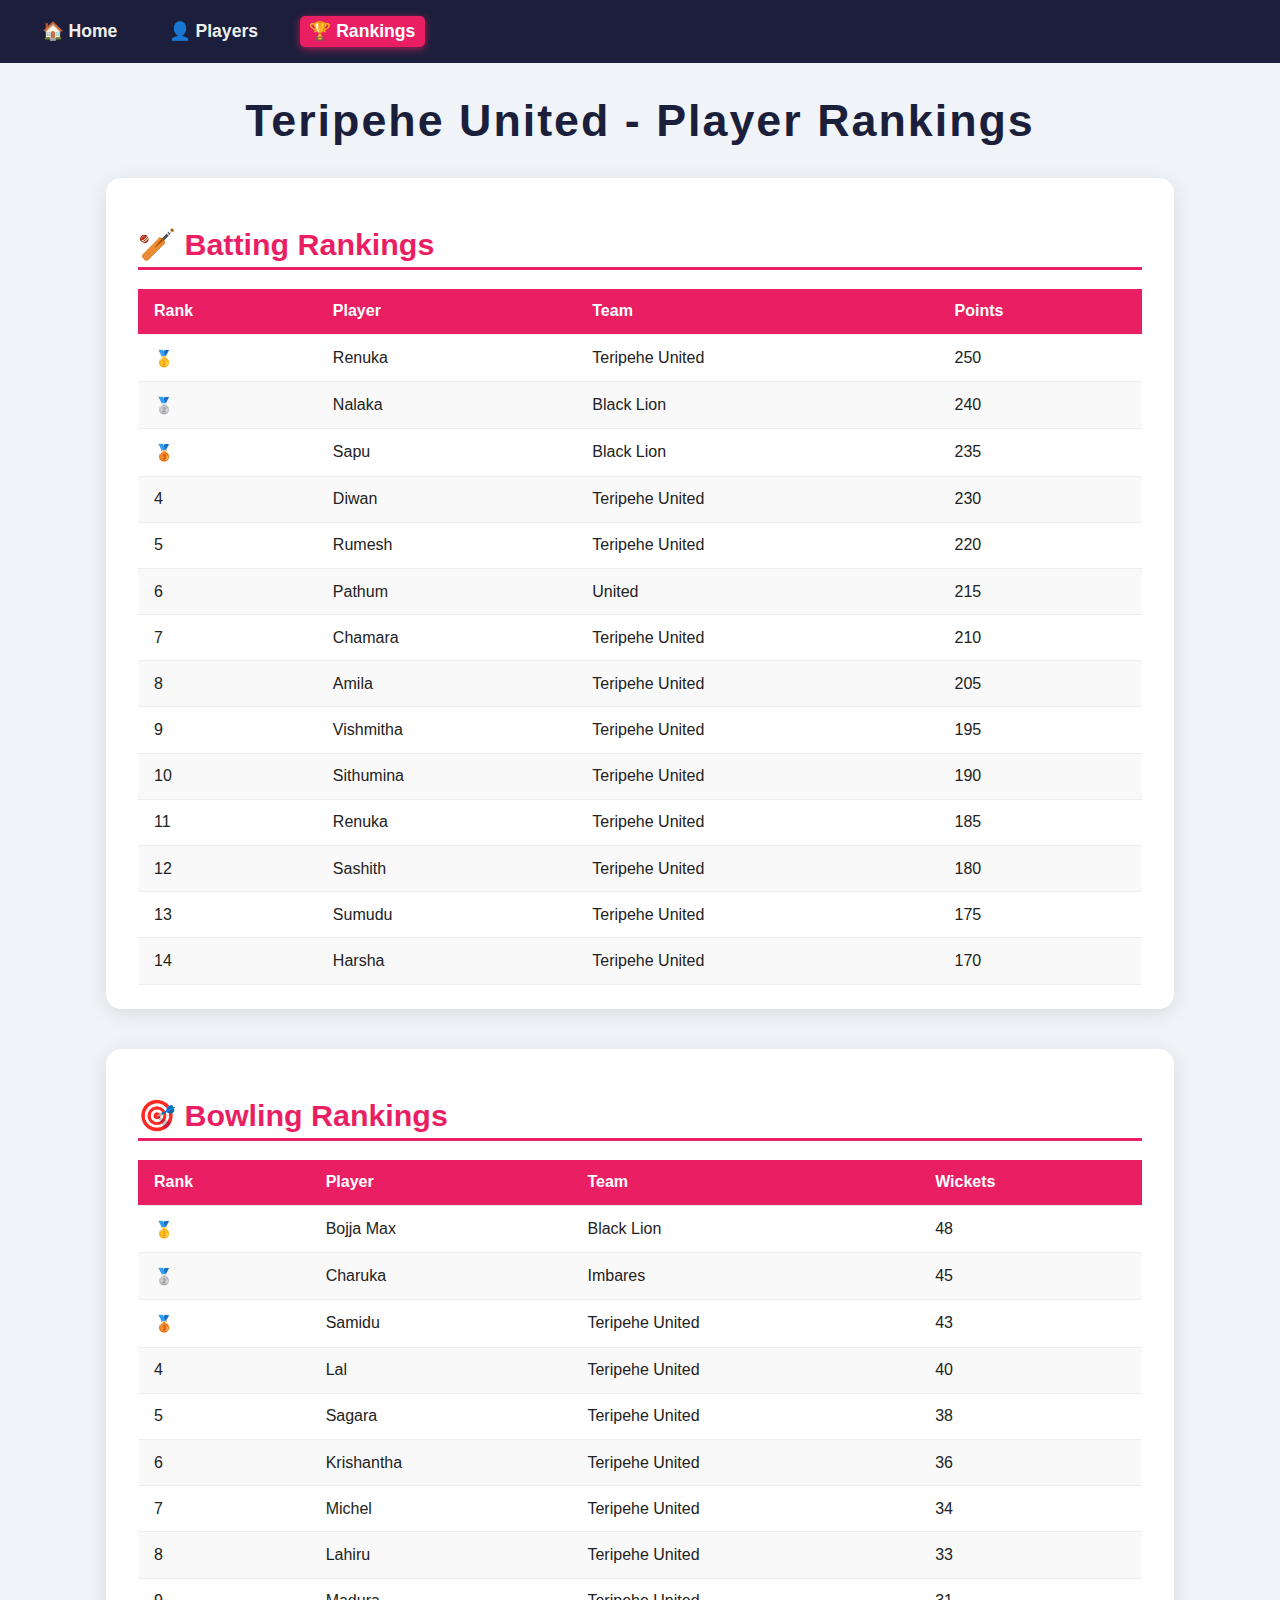
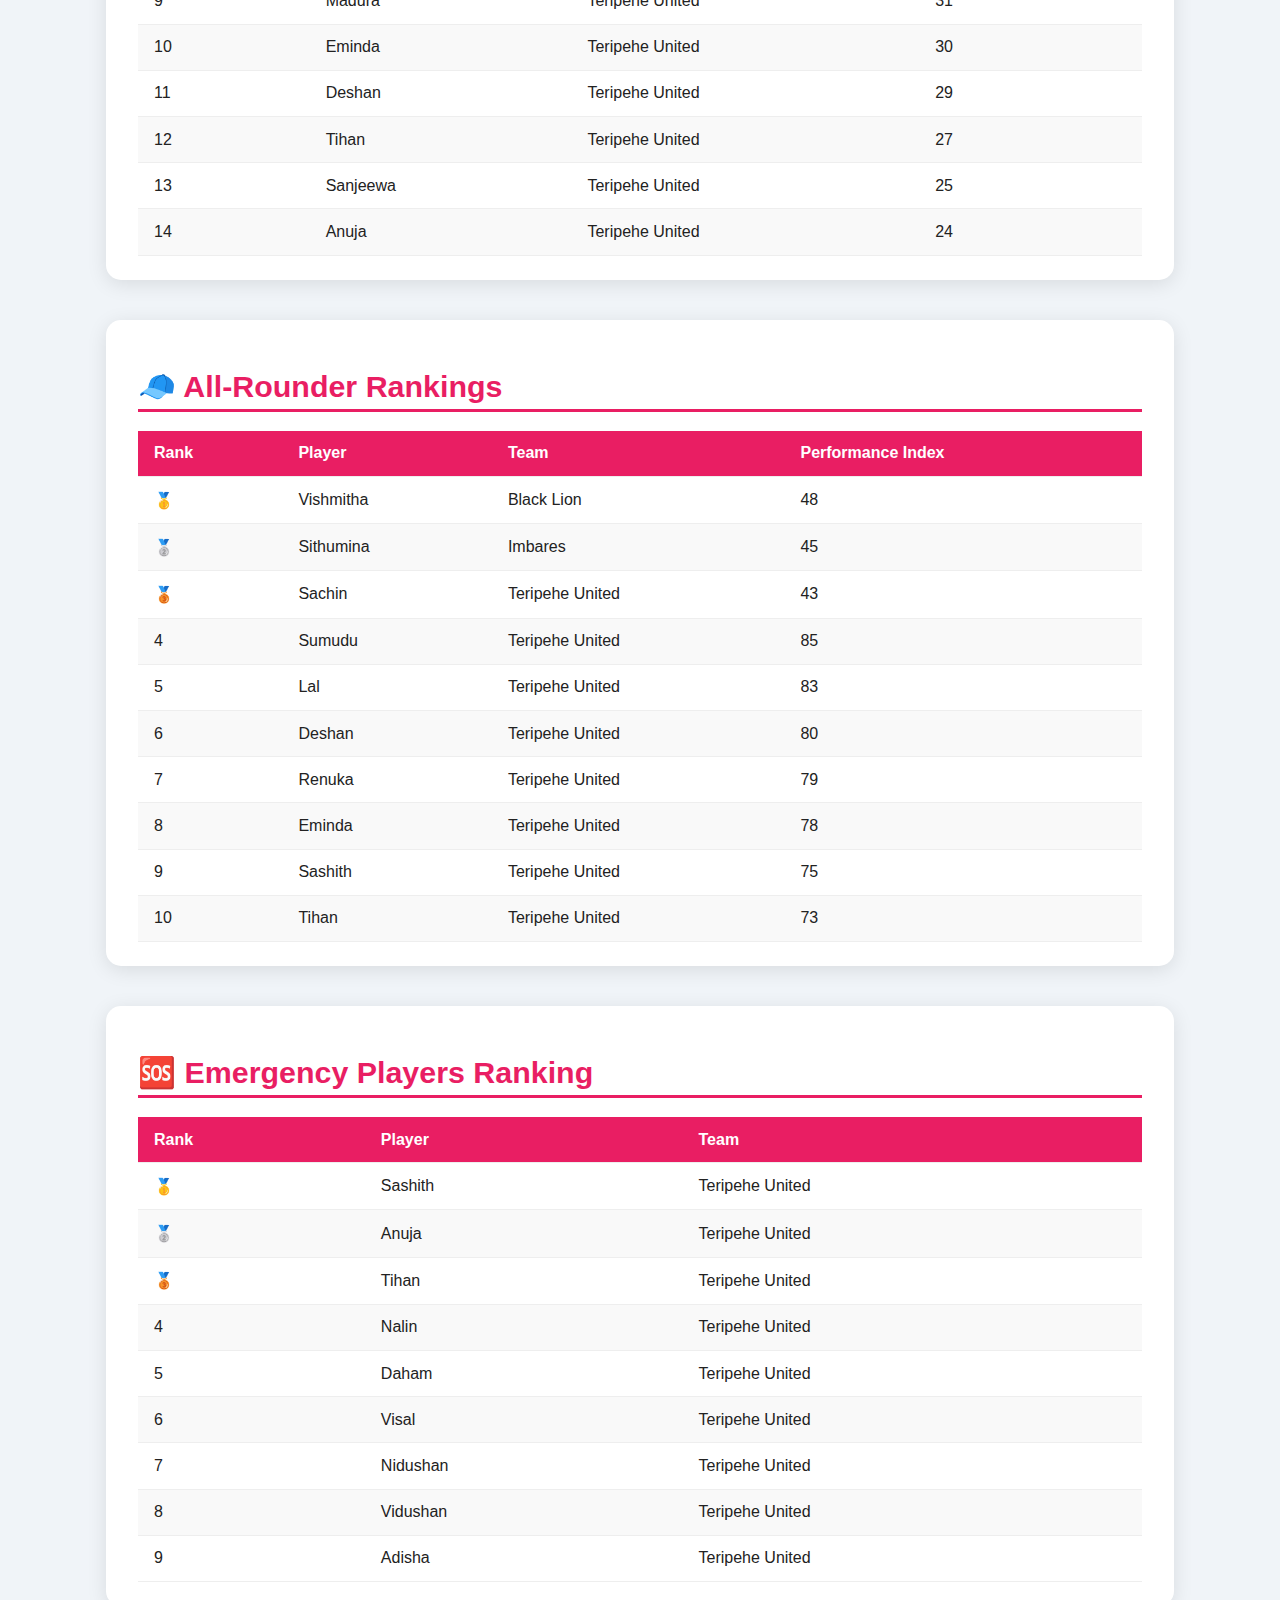
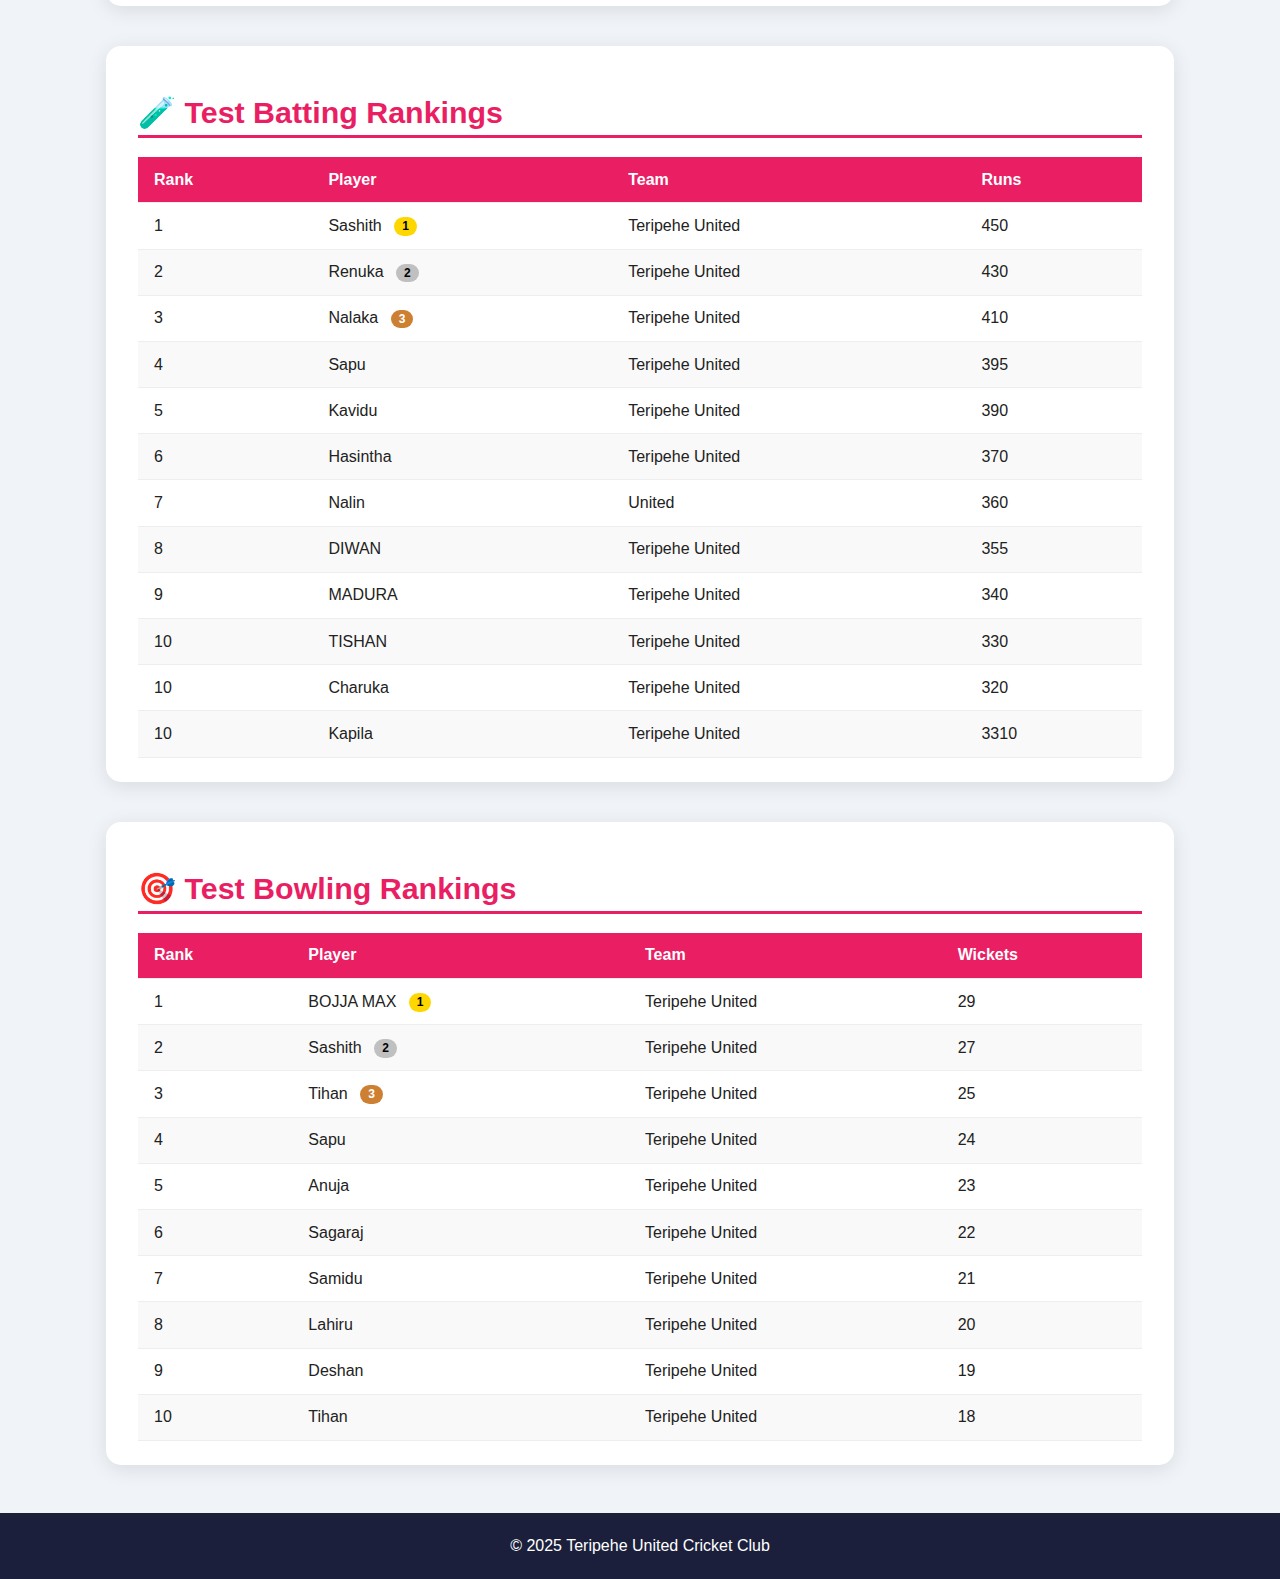
<file: ranking.html>
<!DOCTYPE html>
<html lang="en">
<head>
  <meta charset="UTF-8" />
  <meta name="viewport" content="width=device-width, initial-scale=1" />
  <title>Teripehe United - Player Rankings</title>
  <style>
    /* Reset */
    * {
      box-sizing: border-box;
    }
    body {
      font-family: 'Segoe UI', Tahoma, Geneva, Verdana, sans-serif;
      background: #f0f4f8;
      margin: 0;
      padding: 0;
      color: #222;
    }

    nav {
      background-color: #1b1f3b;
      padding: 1rem 2rem;
      display: flex;
      gap: 2rem;
    }
    nav a {
      color: #eee;
      text-decoration: none;
      font-weight: 600;
      font-size: 1.1rem;
      padding: 0.3rem 0.6rem;
      border-radius: 5px;
      transition: background-color 0.3s ease;
    }
    nav a.active, nav a:hover {
      background-color: #e91e63;
      color: #fff;
      box-shadow: 0 2px 8px rgba(233, 30, 99, 0.7);
    }

    header {
      text-align: center;
      padding: 2rem 1rem 1rem;
      color: #1b1f3b;
    }
    header h1 {
      font-size: 2.8rem;
      letter-spacing: 2px;
      margin: 0;
    }

    main {
      max-width: 1100px;
      margin: 1rem auto 3rem;
      padding: 0 1rem;
    }

    section.ranking-section {
      background: #fff;
      border-radius: 15px;
      padding: 1.5rem 2rem;
      margin-bottom: 2.5rem;
      box-shadow: 0 4px 20px rgba(0,0,0,0.1);
    }
    section.ranking-section h2 {
      color: #e91e63;
      font-size: 1.9rem;
      border-bottom: 3px solid #e91e63;
      padding-bottom: 0.3rem;
      margin-bottom: 1.2rem;
      display: flex;
      align-items: center;
      gap: 0.5rem;
    }

    table {
      width: 100%;
      border-collapse: collapse;
      font-size: 1rem;
    }
    thead {
      background-color: #e91e63;
      color: white;
      font-weight: 700;
    }
    th, td {
      padding: 0.85rem 1rem;
      text-align: left;
      border-bottom: 1px solid #eee;
    }
    tbody tr:nth-child(even) {
      background-color: #f9f9f9;
    }
    tbody tr:hover {
      background-color: #ffe1ea;
      cursor: default;
    }

    .badge {
      background: #1b1f3b;
      color: #fff;
      font-size: 0.75rem;
      padding: 0.15rem 0.5rem;
      border-radius: 12px;
      font-weight: 700;
      margin-left: 0.5rem;
      vertical-align: middle;
    }

    footer {
      background: #1b1f3b;
      color: white;
      text-align: center;
      padding: 1.5rem 0;
      font-weight: 500;
    }

    /* Responsive */
    @media (max-width: 720px) {
      nav {
        flex-direction: column;
        gap: 1rem;
      }
      section.ranking-section h2 {
        font-size: 1.5rem;
      }
      table {
        font-size: 0.9rem;
      }
    }
  </style>
</head>
<body>

  <nav>
    <a href="index.html">🏠 Home</a>
    <a href="players.html">👤 Players</a>
    <a href="ranking.html" class="active">🏆 Rankings</a>
  </nav>

  <header>
    <h1>Teripehe United - Player Rankings</h1>
  </header>

  <main>

    <!-- Batting Rankings -->
    <section class="ranking-section">
      <h2>🏏 Batting Rankings</h2>
      <table>
        <thead>
          <tr>
            <th>Rank</th>
            <th>Player</th>
            <th>Team</th>
            <th>Points</th>
          </tr>
        </thead>
        <tbody>
          <tr><td>🥇</td><td>Renuka</td><td>Teripehe United</td><td>250</td></tr>
  <tr><td>🥈</td><td>Nalaka</td><td>Black Lion</td><td>240</td></tr>
  <tr><td>🥉</td><td>Sapu</td><td>Black Lion</td><td>235</td></tr>
          <tr><td>4</td><td>Diwan</td><td>Teripehe United</td><td>230</td></tr>
          <tr><td>5</td><td>Rumesh</td><td>Teripehe United</td><td>220</td></tr>
          <tr><td>6</td><td>Pathum</td><td>United</td><td>215</td></tr>
          <tr><td>7</td><td>Chamara</td><td>Teripehe United</td><td>210</td></tr>
          <tr><td>8</td><td>Amila</td><td>Teripehe United</td><td>205</td></tr>
          <tr><td>9</td><td>Vishmitha</td><td>Teripehe United</td><td>195</td></tr>
          <tr><td>10</td><td>Sithumina</td><td>Teripehe United</td><td>190</td></tr>
          <tr><td>11</td><td>Renuka</td><td>Teripehe United</td><td>185</td></tr>
          <tr><td>12</td><td>Sashith</td><td>Teripehe United</td><td>180</td></tr>
          <tr><td>13</td><td>Sumudu</td><td>Teripehe United</td><td>175</td></tr>
          <tr><td>14</td><td>Harsha</td><td>Teripehe United</td><td>170</td></tr>
        </tbody>
      </table>
    </section>

    <!-- Bowling Rankings -->
    <section class="ranking-section">
      <h2>🎯 Bowling Rankings</h2>
      <table>
        <thead>
          <tr>
            <th>Rank</th>
            <th>Player</th>
            <th>Team</th>
            <th>Wickets</th>
          </tr>
        </thead>
        <tbody>
        <tr><td>🥇</td><td>Bojja Max</td><td>Black Lion</td><td>48</td></tr>
  <tr><td>🥈</td><td>Charuka</td><td>Imbares</td><td>45</td></tr>
  <tr><td>🥉</td><td>Samidu</td><td>Teripehe United</td><td>43</td></tr>
          <tr><td>4</td><td>Lal</td><td>Teripehe United</td><td>40</td></tr>
          <tr><td>5</td><td>Sagara</td><td>Teripehe United</td><td>38</td></tr>
          <tr><td>6</td><td>Krishantha</td><td>Teripehe United</td><td>36</td></tr>
          <tr><td>7</td><td>Michel</td><td>Teripehe United</td><td>34</td></tr>
          <tr><td>8</td><td>Lahiru</td><td>Teripehe United</td><td>33</td></tr>
          <tr><td>9</td><td>Madura</td><td>Teripehe United</td><td>31</td></tr>
          <tr><td>10</td><td>Eminda</td><td>Teripehe United</td><td>30</td></tr>
          <tr><td>11</td><td>Deshan</td><td>Teripehe United</td><td>29</td></tr>
          <tr><td>12</td><td>Tihan</td><td>Teripehe United</td><td>27</td></tr>
          <tr><td>13</td><td>Sanjeewa</td><td>Teripehe United</td><td>25</td></tr>
          <tr><td>14</td><td>Anuja</td><td>Teripehe United</td><td>24</td></tr>
        </tbody>
      </table>
    </section>

    <!-- All-Rounder Rankings -->
    <section class="ranking-section">
      <h2>🧢 All-Rounder Rankings</h2>
      <table>
        <thead>
          <tr>
            <th>Rank</th>
            <th>Player</th>
            <th>Team</th>
            <th>Performance Index</th>
          </tr>
        </thead>
        <tbody>
          <tr><td>🥇</td><td>Vishmitha</td><td>Black Lion</td><td>48</td></tr>
  <tr><td>🥈</td><td>Sithumina</td><td>Imbares</td><td>45</td></tr>
  <tr><td>🥉</td><td>Sachin</td><td>Teripehe United</td><td>43</td></tr>
          <tr><td>4</td><td>Sumudu</td><td>Teripehe United</td><td>85</td></tr>
          <tr><td>5</td><td>Lal</td><td>Teripehe United</td><td>83</td></tr>
          <tr><td>6</td><td>Deshan</td><td>Teripehe United</td><td>80</td></tr>
          <tr><td>7</td><td>Renuka</td><td>Teripehe United</td><td>79</td></tr>
          <tr><td>8</td><td>Eminda</td><td>Teripehe United</td><td>78</td></tr>
          <tr><td>9</td><td>Sashith</td><td>Teripehe United</td><td>75</td></tr>
          <tr><td>10</td><td>Tihan</td><td>Teripehe United</td><td>73</td></tr>
        </tbody>
      </table>
    </section>
    <!-- Emergency Players Rankings -->
<section class="ranking-section">
  <h2>🆘 Emergency Players Ranking</h2>
  <table>
    <thead>
      <tr>
        <th>Rank</th>
        <th>Player</th>
        <th>Team</th>
      </tr>
    </thead>
    <tbody>
      <tr><td>🥇</td><td>Sashith</td><td>Teripehe United</td></tr>
      <tr><td>🥈</td><td>Anuja</td><td>Teripehe United</td></tr>
      <tr><td>🥉</td><td>Tihan</td><td>Teripehe United</td></tr>
      <tr><td>4</td><td>Nalin</td><td>Teripehe United</td></tr>
      <tr><td>5</td><td>Daham</td><td>Teripehe United</td></tr>
      <tr><td>6</td><td>Visal</td><td>Teripehe United</td></tr>
      <tr><td>7</td><td>Nidushan</td><td>Teripehe United</td></tr>
      <tr><td>8</td><td>Vidushan</td><td>Teripehe United</td></tr>
      <tr><td>9</td><td>Adisha</td><td>Teripehe United</td></tr>
    </tbody>
  </table>
</section>
    <!-- Test Batting Rankings -->
<section class="ranking-section">
  <h2>🧪 Test Batting Rankings</h2>
  <table>
    <thead>
      <tr>
        <th>Rank</th>
        <th>Player</th>
        <th>Team</th>
        <th>Runs</th>
      </tr>
    </thead>
    <tbody>
      <tr><td>1</td><td>Sashith <span class="badge" style="background: gold; color: #000;">1</span></td><td>Teripehe United</td><td>450</td></tr>
      <tr><td>2</td><td>Renuka <span class="badge" style="background: silver; color: #000;">2</span></td><td>Teripehe United</td><td>430</td></tr>
      <tr><td>3</td><td>Nalaka <span class="badge" style="background: #cd7f32; color: #fff;">3</span></td><td>Teripehe United</td><td>410</td></tr>
      <tr><td>4</td><td>Sapu</td><td>Teripehe United</td><td>395</td></tr>
      <tr><td>5</td><td>Kavidu</td><td>Teripehe United</td><td>390</td></tr>
      <tr><td>6</td><td>Hasintha</td><td>Teripehe United</td><td>370</td></tr>
      <tr><td>7</td><td>Nalin</td><td>United</td><td>360</td></tr>
      <tr><td>8</td><td>DIWAN</td><td>Teripehe United</td><td>355</td></tr>
      <tr><td>9</td><td>MADURA</td><td>Teripehe United</td><td>340</td></tr>
      <tr><td>10</td><td>TISHAN</td><td>Teripehe United</td><td>330</td></tr>
      <tr><td>10</td><td>Charuka</td><td>Teripehe United</td><td>320</td></tr>
      <tr><td>10</td><td>Kapila</td><td>Teripehe United</td><td>3310</td></tr>
    </tbody>
  </table>
</section>

<!-- Test Bowling Rankings -->
<section class="ranking-section">
  <h2>🎯 Test Bowling Rankings</h2>
  <table>
    <thead>
      <tr>
        <th>Rank</th>
        <th>Player</th>
        <th>Team</th>
        <th>Wickets</th>
      </tr>
    </thead>
    <tbody>
      <tr><td>1</td><td>BOJJA MAX <span class="badge" style="background: gold; color: #000;">1</span></td><td>Teripehe United</td><td>29</td></tr>
      <tr><td>2</td><td>Sashith <span class="badge" style="background: silver; color: #000;">2</span></td><td>Teripehe United</td><td>27</td></tr>
      <tr><td>3</td><td>Tihan <span class="badge" style="background: #cd7f32; color: #fff;">3</span></td><td>Teripehe United</td><td>25</td></tr>
      <tr><td>4</td><td>Sapu</td><td>Teripehe United</td><td>24</td></tr>
      <tr><td>5</td><td>Anuja</td><td>Teripehe United</td><td>23</td></tr>
      <tr><td>6</td><td>Sagaraj</td><td>Teripehe United</td><td>22</td></tr>
      <tr><td>7</td><td>Samidu</td><td>Teripehe United</td><td>21</td></tr>
      <tr><td>8</td><td>Lahiru</td><td>Teripehe United</td><td>20</td></tr>
      <tr><td>9</td><td>Deshan</td><td>Teripehe United</td><td>19</td></tr>
      <tr><td>10</td><td>Tihan</td><td>Teripehe United</td><td>18</td></tr>
    </tbody>
  </table>
</section>



  </main>

  <footer>
    © 2025 Teripehe United Cricket Club
  </footer>

</body>
</html>
</file>
